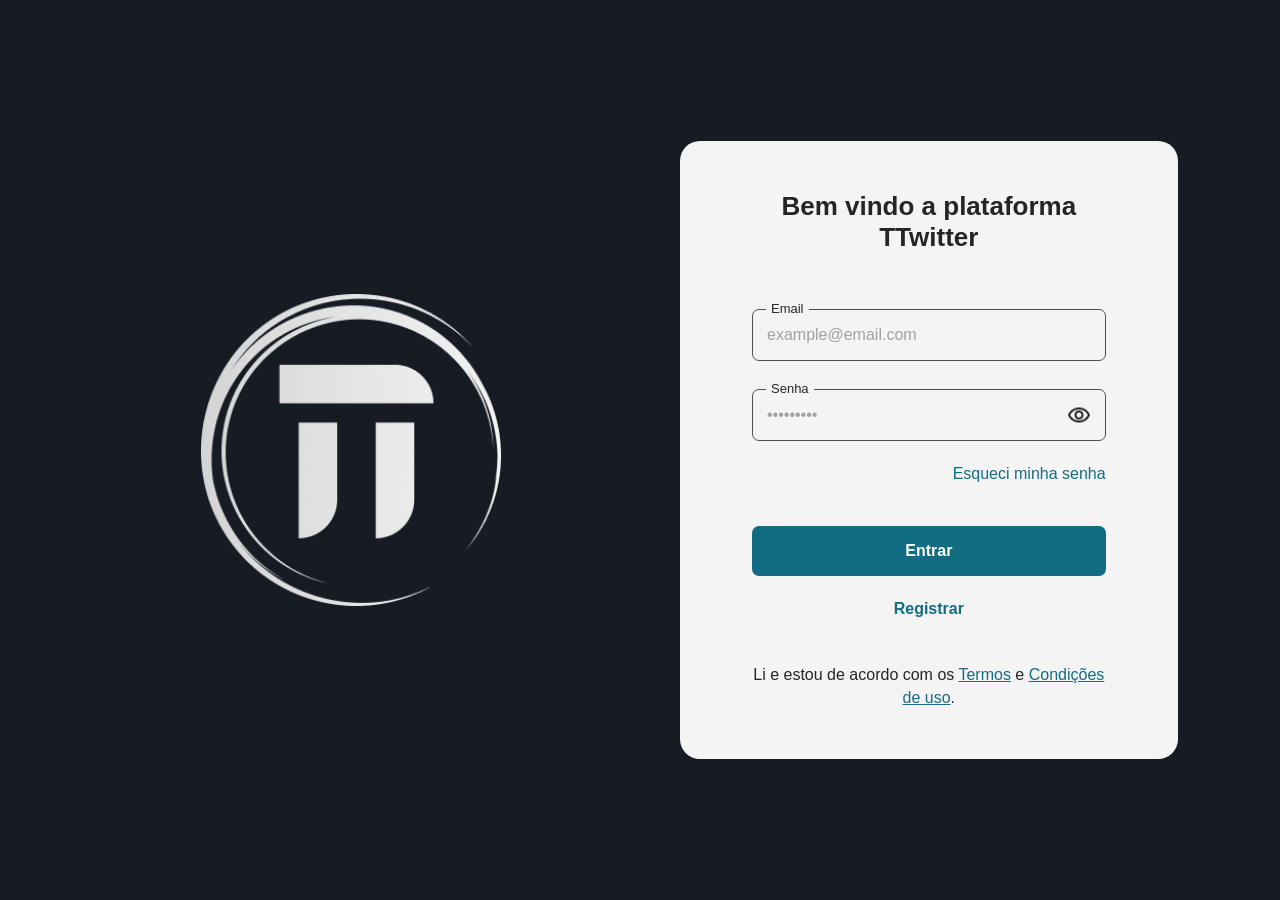
<file: index.html>
<!DOCTYPE html>
<html lang="pt-BR">
  <head>
    <meta charset="UTF-8" />
    <meta name="viewport" content="width=device-width, initial-scale=1.0" />
    <meta
      name="description"
      content="Página de login da plataforma TTwitter."
    />
    <meta name="author" content="Patrick Mucio" />
    <title>Login | TTwitter</title>
    <link rel="stylesheet" href="./style.css" />
  </head>

  <body>
    <main class="auth-page login-page">
      <section class="auth-logo-area" aria-label="Identidade visual do TTwitter">
        <img
          class="auth-logo"
          src="./assets/logo.png"
          alt="Logotipo do TTwitter"
        />
      </section>

      <section class="auth-card login-card">
        <header class="auth-header">
          <h1>Bem vindo a plataforma TTwitter</h1>
        </header>

        <form class="auth-form" action="./home.html" method="get">
          <div class="field">
            <label for="login-email">Email</label>
            <input
              type="email"
              id="login-email"
              name="email"
              placeholder="example@email.com"
              autocomplete="email"
              required
            />
          </div>

          <div class="field">
            <label for="login-password">Senha</label>

            <div class="password-field">
              <input
                type="password"
                id="login-password"
                name="password"
                placeholder="•••••••••"
                autocomplete="current-password"
                required
              />

              <img
                class="eye-icon"
                src="./assets/eye.png"
                alt=""
                aria-hidden="true"
              />
            </div>
          </div>

          <a class="forgot-password" href="#">Esqueci minha senha</a>

          <button class="primary-button" type="submit">Entrar</button>
        </form>

        <a class="auth-main-link" href="./cadastro.html">Registrar</a>

        <footer class="login-terms">
          <p>
            Li e estou de acordo com os
            <a href="#">Termos</a> e
            <a href="#">Condições de uso</a>.
          </p>
        </footer>
      </section>
    </main>
  </body>
</html>
</file>
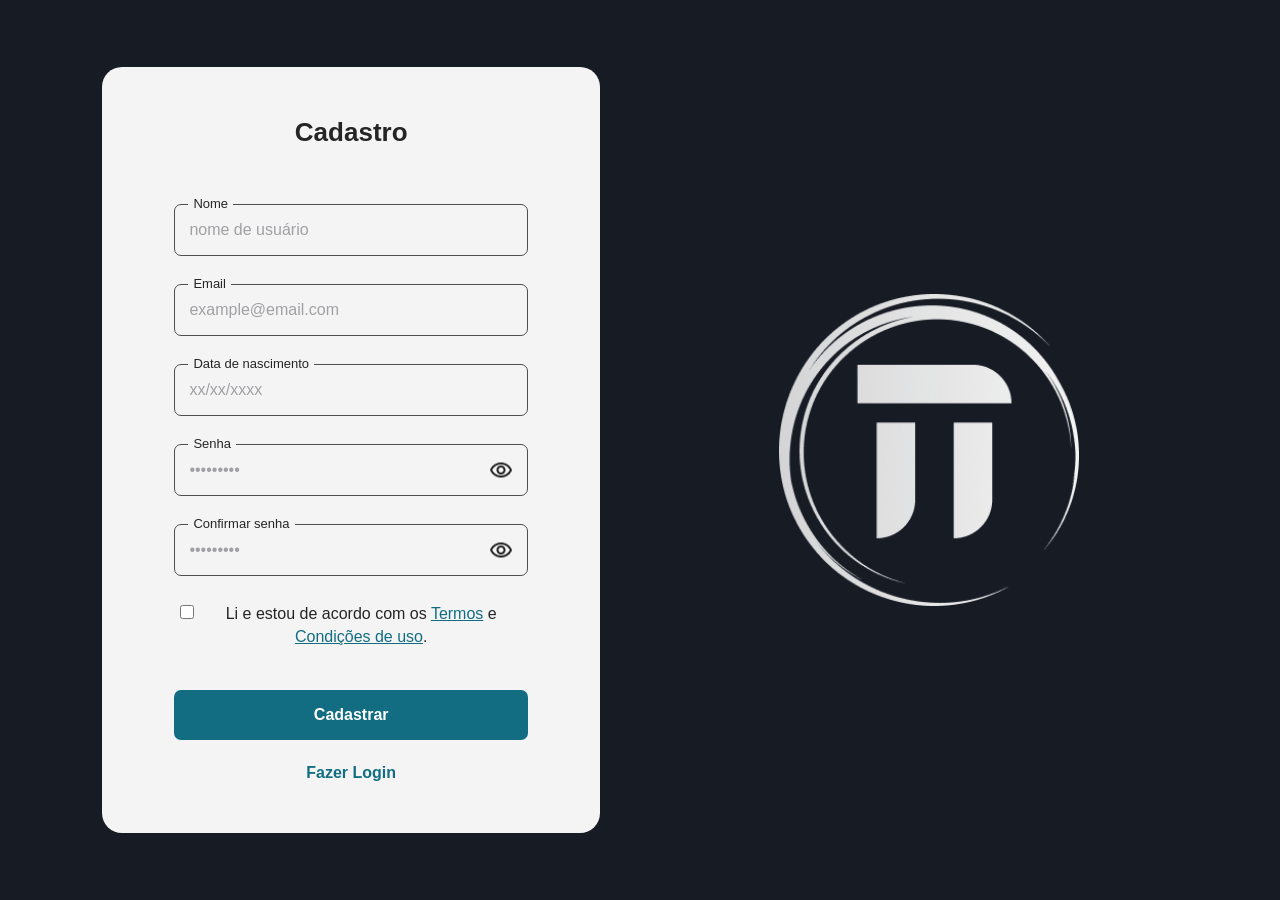
<file: cadastro.html>
<!DOCTYPE html>
<html lang="pt-BR">
  <head>
    <meta charset="UTF-8" />
    <meta name="viewport" content="width=device-width, initial-scale=1.0" />
    <meta
      name="description"
      content="Página de cadastro da plataforma TTwitter."
    />
    <meta name="author" content="Patrick Mucio" />
    <title>Cadastro | TTwitter</title>
    <link rel="stylesheet" href="./style.css" />
  </head>

  <body>
    <main class="auth-page register-page">
      <section class="auth-card register-card">
        <header class="auth-header">
          <h1>Cadastro</h1>
        </header>

        <form class="auth-form" action="./index.html">
          <div class="field">
            <label for="name">Nome</label>
            <input
              type="text"
              id="name"
              name="name"
              placeholder="nome de usuário"
              autocomplete="name"
              required
            />
          </div>

          <div class="field">
            <label for="register-email">Email</label>
            <input
              type="email"
              id="register-email"
              name="email"
              placeholder="example@email.com"
              autocomplete="email"
              required
            />
          </div>

          <div class="field">
            <label for="birth-date">Data de nascimento</label>
            <input
              type="text"
              id="birth-date"
              name="birth-date"
              placeholder="xx/xx/xxxx"
              inputmode="numeric"
              required
            />
          </div>

          <div class="field">
            <label for="register-password">Senha</label>

            <div class="password-field">
              <input
                type="password"
                id="register-password"
                name="password"
                placeholder="•••••••••"
                autocomplete="new-password"
                required
              />

              <img
                class="eye-icon"
                src="./assets/eye.png"
                alt=""
                aria-hidden="true"
              />
            </div>
          </div>

          <div class="field">
            <label for="confirm-password">Confirmar senha</label>

            <div class="password-field">
              <input
                type="password"
                id="confirm-password"
                name="confirm-password"
                placeholder="•••••••••"
                autocomplete="new-password"
                required
              />

              <img
                class="eye-icon"
                src="./assets/eye.png"
                alt=""
                aria-hidden="true"
              />
            </div>
          </div>

          <div class="terms-checkbox">
            <input
              type="checkbox"
              id="accept-terms"
              name="accept-terms"
              required
            />

            <label for="accept-terms">
              Li e estou de acordo com os
              <a href="#">Termos</a> e
              <a href="#">Condições de uso</a>.
            </label>
          </div>

          <button class="primary-button" type="submit">Cadastrar</button>
        </form>

        <a class="auth-main-link" href="./index.html">Fazer Login</a>
      </section>

      <section class="auth-logo-area" aria-label="Identidade visual do TTwitter">
        <img
          class="auth-logo"
          src="./assets/logo.png"
          alt="Logotipo do TTwitter"
        />
      </section>
    </main>
  </body>
</html>
</file>
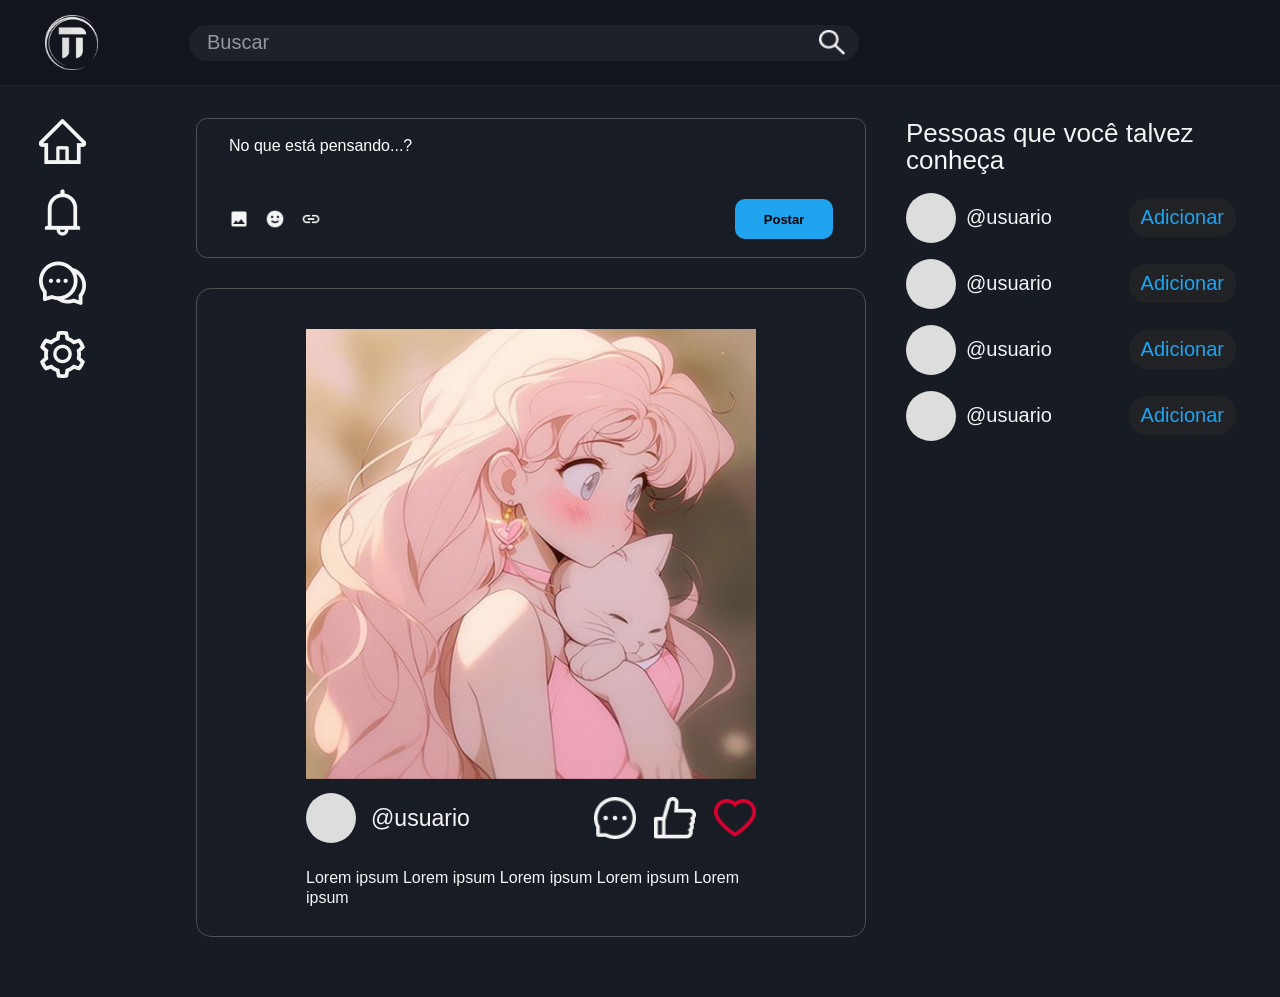
<file: home.html>
<!DOCTYPE html>
<html lang="pt-BR">
  <head>
    <meta charset="UTF-8" />
    <meta name="viewport" content="width=device-width, initial-scale=1.0" />
    <meta
      name="description"
      content="Página inicial da rede social TTwitter."
    />
    <meta name="author" content="Patrick Mucio" />
    <title>Home | TTwitter</title>
    <link rel="stylesheet" href="./style.css" />
  </head>

  <body class="home-body">
    <header class="topbar">
      <a class="topbar-logo-link" href="./home.html" aria-label="Página inicial">
        <img class="topbar-logo" src="./assets/logo.png" alt="TTwitter" />
      </a>

      <form class="search-form" role="search">
        <label class="sr-only" for="search">Buscar</label>
        <input id="search" type="search" placeholder="Buscar" />
        <button type="submit" aria-label="Pesquisar">
          <img src="./assets/search.png" alt="" />
        </button>
      </form>
    </header>

    <div class="home-layout">
      <aside class="sidebar" aria-label="Menu principal">
        <nav>
          <a class="sidebar-link" href="./home.html" aria-label="Página inicial">
            <img src="./assets/home.png" alt="" />
          </a>

          <a class="sidebar-link" href="#" aria-label="Notificações">
            <img src="./assets/bell.png" alt="" />
          </a>

          <a class="sidebar-link" href="#" aria-label="Mensagens">
            <img src="./assets/comments.png" alt="" />
          </a>

          <a class="sidebar-link" href="#" aria-label="Configurações">
            <img src="./assets/settings.png" alt="" />
          </a>
        </nav>
      </aside>

      <main class="feed">
        <section class="composer" aria-labelledby="composer-title">
          <h1 id="composer-title" class="sr-only">Criar publicação</h1>

          <textarea
            aria-label="Texto da publicação"
            placeholder="No que está pensando...?"
          ></textarea>

          <div class="composer-actions">
            <div class="attachment-buttons">
              <button type="button" aria-label="Adicionar imagem">
                <img src="./assets/image.png" alt="" />
              </button>

              <button type="button" aria-label="Adicionar emoji">
                <img src="./assets/emoji.png" alt="" />
              </button>

              <button type="button" aria-label="Adicionar link">
                <img src="./assets/link.png" alt="" />
              </button>
            </div>

            <button class="post-button" type="button">Postar</button>
          </div>
        </section>

        <article class="post-card">
          <img
            class="post-main-image"
            src="./assets/post-image.png"
            alt="Ilustração de uma jovem de cabelo rosa segurando um gato"
          />

          <div class="post-info">
            <div class="post-user">
              <span class="avatar" aria-hidden="true"></span>
              <strong>@usuario</strong>
            </div>

            <div class="post-reactions" aria-label="Ações da publicação">
              <button type="button" aria-label="Comentar">
                <img src="./assets/message.png" alt="" />
              </button>

              <button type="button" aria-label="Curtir">
                <img src="./assets/like.png" alt="" />
              </button>

              <button type="button" aria-label="Favoritar">
                <img src="./assets/heart.png" alt="" />
              </button>
            </div>
          </div>

          <p class="post-text">
            Lorem ipsum Lorem ipsum Lorem ipsum Lorem ipsum Lorem ipsum
          </p>
        </article>
      </main>

      <aside class="suggestions" aria-labelledby="suggestions-title">
        <h2 id="suggestions-title">
          <span class="desktop-suggestions-title">Pessoas que você talvez conheça</span>
          <span class="mobile-suggestions-title">Talvez você conheça</span>
        </h2>

        <ul>
          <li>
            <span class="suggestion-avatar" aria-hidden="true"></span>
            <span>@usuario</span>
            <button type="button">Adicionar</button>
          </li>

          <li>
            <span class="suggestion-avatar" aria-hidden="true"></span>
            <span>@usuario</span>
            <button type="button">Adicionar</button>
          </li>

          <li>
            <span class="suggestion-avatar" aria-hidden="true"></span>
            <span>@usuario</span>
            <button type="button">Adicionar</button>
          </li>

          <li>
            <span class="suggestion-avatar" aria-hidden="true"></span>
            <span>@usuario</span>
            <button type="button">Adicionar</button>
          </li>
        </ul>
      </aside>
    </div>
  </body>
</html>
</file>
<file: style.css>
/* =========================
   CONFIGURAÇÕES GERAIS
========================= */

* {
  box-sizing: border-box;
  margin: 0;
  padding: 0;
}

:root {
  --background: #171b24;
  --topbar: #12151d;
  --card-background: #f4f4f4;
  --surface-dark: #181c25;
  --surface-input: #1e2129;
  --primary: #126d82;
  --post-blue: #20a4ef;
  --text: #252525;
  --light-text: #f4f4f4;
  --muted-text: #a1a1a5;
  --border: #4f4f4f;
  --white: #ffffff;
}

html {
  font-size: 16px;
}

body {
  min-height: 100vh;
  font-family: Arial, Helvetica, sans-serif;
}

a {
  color: var(--primary);
}

button,
input,
textarea {
  font: inherit;
}

button {
  cursor: pointer;
}

.sr-only {
  position: absolute;
  width: 1px;
  height: 1px;
  padding: 0;
  overflow: hidden;
  clip: rect(0, 0, 0, 0);
  white-space: nowrap;
  border: 0;
}

/* =========================
   LOGIN E CADASTRO
========================= */

.auth-page {
  width: 100%;
  min-height: 100vh;
  display: grid;
  grid-template-columns: 1fr 1fr;
  align-items: center;
  justify-items: center;
  gap: 80px;
  padding: 50px 8%;
  color: var(--text);
  background-color: var(--background);
}

.auth-logo-area {
  width: 100%;
  display: flex;
  align-items: center;
  justify-content: center;
}

.auth-logo {
  display: block;
  width: 300px;
  max-width: 80%;
  height: auto;
}

.auth-card {
  width: 100%;
  display: flex;
  flex-direction: column;
  padding: 50px 72px;
  background-color: var(--card-background);
  border-radius: 20px;
}

.login-card {
  max-width: 550px;
  min-height: 592px;
}

.register-card {
  max-width: 550px;
  min-height: 766px;
}

.auth-header h1 {
  margin-bottom: 56px;
  font-size: 26px;
  line-height: 1.2;
  text-align: center;
}

.auth-form {
  width: 100%;
  display: flex;
  flex-direction: column;
}

.field {
  position: relative;
  width: 100%;
  margin-bottom: 28px;
}

.field > label {
  position: absolute;
  top: -8px;
  left: 14px;
  z-index: 2;
  padding: 0 5px;
  background-color: var(--card-background);
  font-size: 13px;
}

.field input {
  width: 100%;
  height: 52px;
  padding: 0 14px;
  border: 1px solid var(--border);
  border-radius: 7px;
  outline: none;
  background-color: transparent;
  color: var(--text);
  font-size: 16px;
}

.field input::placeholder {
  color: var(--muted-text);
  opacity: 1;
}

.field input:focus {
  border: 2px solid var(--primary);
}

.password-field {
  position: relative;
  width: 100%;
}

.password-field input {
  padding-right: 52px;
}

.eye-icon {
  position: absolute;
  top: 50%;
  right: 16px;
  width: 22px;
  transform: translateY(-50%);
  pointer-events: none;
}

.primary-button {
  width: 100%;
  height: 50px;
  border: none;
  border-radius: 7px;
  background-color: var(--primary);
  color: var(--white);
  font-size: 16px;
  font-weight: 700;
}

.primary-button:hover {
  filter: brightness(0.9);
}

.auth-main-link {
  margin-top: 24px;
  color: var(--primary);
  font-size: 16px;
  font-weight: 700;
  text-align: center;
  text-decoration: none;
}

.auth-main-link:hover,
.forgot-password:hover {
  text-decoration: underline;
}

.forgot-password {
  align-self: flex-end;
  margin-top: -4px;
  margin-bottom: 43px;
  color: var(--primary);
  text-decoration: none;
}

.login-terms {
  margin-top: auto;
  padding-top: 45px;
}

.login-terms p {
  line-height: 1.45;
  text-align: center;
}

.terms-checkbox {
  display: flex;
  align-items: flex-start;
  gap: 6px;
  margin: -2px 6px 41px;
}

.terms-checkbox input {
  width: 14px;
  height: 14px;
  margin-top: 3px;
  flex-shrink: 0;
  accent-color: var(--primary);
}

.terms-checkbox label {
  line-height: 1.45;
  text-align: center;
}

/* =========================
   HOME
========================= */

.home-body {
  min-height: 100vh;
  color: var(--light-text);
  background-color: var(--background);
}

.topbar {
  position: sticky;
  top: 0;
  z-index: 10;
  height: 95px;
  display: flex;
  align-items: center;
  gap: 90px;
  padding: 0 44px;
  border-bottom: 1px solid #242834;
  background-color: var(--topbar);
}

.topbar-logo-link {
  display: block;
  flex: 0 0 auto;
}

.topbar-logo {
  width: 60px;
  height: 60px;
  object-fit: contain;
}

.search-form {
  width: min(670px, 55vw);
  height: 36px;
  display: flex;
  align-items: center;
  padding-left: 18px;
  overflow: hidden;
  border-radius: 22px;
  background-color: var(--surface-input);
}

.search-form input {
  flex: 1;
  min-width: 0;
  border: none;
  outline: none;
  background: transparent;
  color: var(--white);
  font-size: 20px;
}

.search-form input::placeholder {
  color: #96979c;
}

.search-form button {
  width: 54px;
  height: 100%;
  display: grid;
  place-items: center;
  border: none;
  background: transparent;
}

.search-form img {
  width: 26px;
}

.home-layout {
  min-height: calc(100vh - 95px);
  display: grid;
  grid-template-columns: 120px minmax(520px, 670px) minmax(280px, 360px);
  justify-content: center;
  gap: 75px;
  padding: 36px 36px 50px;
}

.sidebar nav {
  position: sticky;
  top: 130px;
  display: flex;
  flex-direction: column;
  align-items: center;
  gap: 26px;
}

.sidebar-link {
  width: 52px;
  height: 45px;
  display: grid;
  place-items: center;
}

.sidebar-link img {
  max-width: 48px;
  max-height: 48px;
}

.feed {
  display: flex;
  flex-direction: column;
  gap: 30px;
}

.composer {
  min-height: 142px;
  display: flex;
  flex-direction: column;
  padding: 18px 32px;
  border: 1px solid #505050;
  border-radius: 11px;
  background-color: var(--surface-dark);
}

.composer textarea {
  width: 100%;
  min-height: 62px;
  resize: none;
  border: none;
  outline: none;
  background: transparent;
  color: var(--white);
}

.composer textarea::placeholder {
  color: var(--white);
  opacity: 1;
}

.composer-actions {
  display: flex;
  align-items: center;
  justify-content: space-between;
}

.attachment-buttons {
  display: flex;
  align-items: center;
  gap: 16px;
}

.attachment-buttons button,
.post-reactions button {
  display: grid;
  place-items: center;
  border: none;
  background: transparent;
}

.attachment-buttons img {
  width: 20px;
  max-height: 20px;
}

.post-button {
  width: 98px;
  height: 40px;
  border: none;
  border-radius: 10px;
  background-color: var(--post-blue);
  color: #000000;
  font-size: 13px;
  font-weight: 700;
}

.post-card {
  padding: 45px 95px 32px;
  border: 1px solid #505050;
  border-radius: 15px;
  background-color: var(--surface-dark);
}

.post-main-image {
  display: block;
  width: 100%;
  aspect-ratio: 1 / 1;
  object-fit: cover;
}

.post-info {
  display: flex;
  align-items: center;
  justify-content: space-between;
  margin-top: 14px;
}

.post-user {
  display: flex;
  align-items: center;
  gap: 15px;
  font-size: 23px;
}

.avatar,
.suggestion-avatar {
  display: inline-block;
  flex-shrink: 0;
  border-radius: 50%;
  background-color: #dddddd;
}

.avatar {
  width: 50px;
  height: 50px;
}

.post-user strong {
  font-weight: 400;
}

.post-reactions {
  display: flex;
  align-items: center;
  gap: 18px;
}

.post-reactions img {
  width: 42px;
  max-height: 42px;
}

.post-text {
  margin-top: 25px;
  line-height: 1.25;
}

.suggestions {
  padding-top: 2px;
}

.suggestions h2 {
  max-width: 320px;
  margin-bottom: 18px;
  font-size: 26px;
  font-weight: 400;
  line-height: 1.05;
}

.suggestions ul {
  display: flex;
  flex-direction: column;
  gap: 16px;
  list-style: none;
}

.suggestions li {
  display: grid;
  grid-template-columns: 50px 1fr auto;
  align-items: center;
  gap: 10px;
  font-size: 20px;
}

.suggestion-avatar {
  width: 50px;
  height: 50px;
}

.suggestions button {
  padding: 8px 12px;
  border: none;
  border-radius: 18px;
  background-color: #202226;
  color: var(--post-blue);
}

/* =========================
   RESPONSIVIDADE
========================= */

@media (max-width: 1100px) {
  .home-layout {
    grid-template-columns: 85px minmax(500px, 670px);
    gap: 35px;
  }

  .suggestions {
    display: none;
  }
}

@media (max-width: 900px) {
  .auth-page {
    grid-template-columns: 1fr;
    gap: 35px;
    padding: 45px 24px;
  }

  .auth-logo {
    width: 190px;
  }

  .register-card {
    order: 2;
  }

  .register-page .auth-logo-area {
    order: 1;
  }

  .topbar {
    gap: 35px;
    padding: 0 24px;
  }

  .search-form {
    width: 100%;
  }

  .home-layout {
    grid-template-columns: 70px minmax(0, 1fr);
    padding: 30px 20px;
  }

  .post-card {
    padding: 35px 50px 28px;
  }
}

@media (max-width: 650px) {
  .auth-page {
    padding: 30px 16px;
  }

  .auth-logo {
    width: 140px;
  }

  .auth-card {
    min-height: auto;
    padding: 38px 24px;
    border-radius: 16px;
  }

  .auth-header h1 {
    margin-bottom: 45px;
    font-size: 22px;
  }

  .topbar {
    height: 74px;
    gap: 18px;
    padding: 0 14px;
  }

  .topbar-logo {
    width: 46px;
    height: 46px;
  }

  .search-form {
    height: 34px;
  }

  .search-form input {
    font-size: 16px;
  }

  .home-layout {
    display: block;
    min-height: calc(100vh - 74px);
    padding: 20px 14px 90px;
  }

  .sidebar {
    position: fixed;
    right: 0;
    bottom: 0;
    left: 0;
    z-index: 20;
    height: 68px;
    border-top: 1px solid #30343e;
    background-color: var(--topbar);
  }

  .sidebar nav {
    position: static;
    height: 100%;
    flex-direction: row;
    justify-content: space-around;
    gap: 0;
  }

  .sidebar-link img {
    max-width: 34px;
    max-height: 34px;
  }

  .feed {
    gap: 20px;
  }

  .composer {
    padding: 16px 18px;
  }

  .post-card {
    padding: 22px 18px;
  }

  .post-user {
    font-size: 18px;
  }

  .post-reactions {
    gap: 10px;
  }

  .post-reactions img {
    width: 32px;
    max-height: 32px;
  }

  .suggestions {
    display: none;
  }

  .login-terms p,
  .terms-checkbox label {
    font-size: 14px;
  }
}


/* =========================
   AJUSTES FINAIS DA HOME
========================= */

.topbar {
  width: 100%;
}

.topbar-logo-link {
  display: flex;
  align-items: center;
  justify-content: center;
}

.home-layout {
  width: 100%;
  max-width: 1440px;
  margin: 0 auto;
  grid-template-columns: 100px minmax(520px, 670px) minmax(280px, 330px);
  align-items: start;
  gap: 70px;
  padding: 36px 30px 60px;
}

.feed,
.composer,
.post-card {
  width: 100%;
}

.post-card {
  padding: 45px 70px 32px;
}

.post-main-image {
  width: 100%;
  max-width: 500px;
  margin: 0 auto;
}

.post-info,
.post-text {
  width: 100%;
  max-width: 500px;
  margin-right: auto;
  margin-left: auto;
}

.post-info {
  margin-top: 14px;
}

.post-text {
  margin-top: 25px;
}

.suggestions li {
  grid-template-columns: 50px minmax(100px, 1fr) auto;
}

@media (min-width: 1101px) and (max-height: 900px) {
  .topbar {
    height: 86px;
  }

  .topbar-logo {
    width: 55px;
    height: 55px;
  }

  .home-layout {
    min-height: calc(100vh - 86px);
    padding-top: 32px;
    gap: 60px;
  }

  .composer {
    min-height: 134px;
  }

  .post-card {
    padding: 40px 70px 28px;
  }

  .post-main-image,
  .post-info,
  .post-text {
    max-width: 450px;
  }
}


/* =========================
   ALINHAMENTO DESKTOP E HOME MOBILE
========================= */

.mobile-suggestions-title {
  display: none;
}

@media (min-width: 1101px) {
  .home-layout {
    max-width: none;
    grid-template-columns: 120px minmax(520px, 670px) minmax(280px, 330px);
    justify-content: start;
    gap: 40px;
    padding-right: 36px;
    padding-left: 36px;
  }

  .sidebar nav {
    align-items: flex-start;
  }
}

@media (max-width: 650px) {
  .topbar {
    position: sticky;
    height: 77px;
    gap: 18px;
    padding: 0 20px;
  }

  .topbar-logo-link {
    flex: 0 0 50px;
  }

  .topbar-logo {
    width: 50px;
    height: 50px;
  }

  .search-form {
    flex: 1 1 auto;
    width: auto;
    min-width: 0;
    height: 35px;
    padding-left: 13px;
  }

  .search-form input {
    min-width: 0;
    font-size: 16px;
  }

  .search-form button {
    width: 42px;
    flex: 0 0 42px;
  }

  .search-form img {
    width: 22px;
  }

  .home-layout {
    min-height: calc(100vh - 77px);
    display: flex;
    flex-direction: column;
    gap: 0;
    padding: 0 0 90px;
  }

  .suggestions {
    order: 1;
    display: block;
    width: 100%;
    padding: 7px 18px 26px;
  }

  .suggestions h2 {
    max-width: none;
    margin-bottom: 13px;
    font-size: 26px;
    line-height: 1.15;
  }

  .desktop-suggestions-title {
    display: none;
  }

  .mobile-suggestions-title {
    display: inline;
  }

  .suggestions ul {
    width: 100%;
    display: flex;
    flex-direction: row;
    justify-content: space-between;
    gap: 10px;
  }

  .suggestions li {
    min-width: 0;
    display: flex;
    flex: 0 1 58px;
    flex-direction: column;
    align-items: center;
    gap: 8px;
    font-size: 16px;
  }

  .suggestion-avatar {
    width: 50px;
    height: 50px;
  }

  .suggestions button {
    display: none;
  }

  .feed {
    order: 2;
    width: 100%;
    gap: 28px;
  }

  .composer {
    width: min(300px, calc(100vw - 60px));
    min-height: 100px;
    margin: 0 auto;
    padding: 17px 12px 10px;
    border-radius: 10px;
  }

  .composer textarea {
    min-height: 51px;
    font-size: 13px;
  }

  .attachment-buttons {
    gap: 14px;
  }

  .attachment-buttons img {
    width: 18px;
    max-height: 18px;
  }

  .post-button {
    width: 77px;
    height: 30px;
    border-radius: 9px;
    font-size: 12px;
  }

  .post-card {
    width: min(300px, calc(100vw - 64px));
    margin: 0 auto;
    padding: 30px 47px 25px;
    border-radius: 14px;
  }

  .post-main-image,
  .post-info,
  .post-text {
    width: 100%;
    max-width: 200px;
  }

  .post-info {
    margin-top: 5px;
  }

  .post-user {
    gap: 4px;
    font-size: 14px;
  }

  .avatar {
    width: 30px;
    height: 30px;
  }

  .post-reactions {
    gap: 7px;
  }

  .post-reactions img {
    width: 28px;
    max-height: 28px;
  }

  .post-text {
    margin-top: 20px;
    font-size: 16px;
    line-height: 1.15;
  }

  .sidebar {
    height: 77px;
  }

  .sidebar nav {
    padding: 0 30px;
  }

  .sidebar-link {
    width: 48px;
    height: 54px;
  }

  .sidebar-link img {
    max-width: 46px;
    max-height: 46px;
  }
}

@media (max-width: 370px) {
  .suggestions {
    padding-right: 13px;
    padding-left: 13px;
  }

  .suggestions li {
    font-size: 15px;
  }

  .sidebar nav {
    padding-right: 20px;
    padding-left: 20px;
  }
}
</file>
